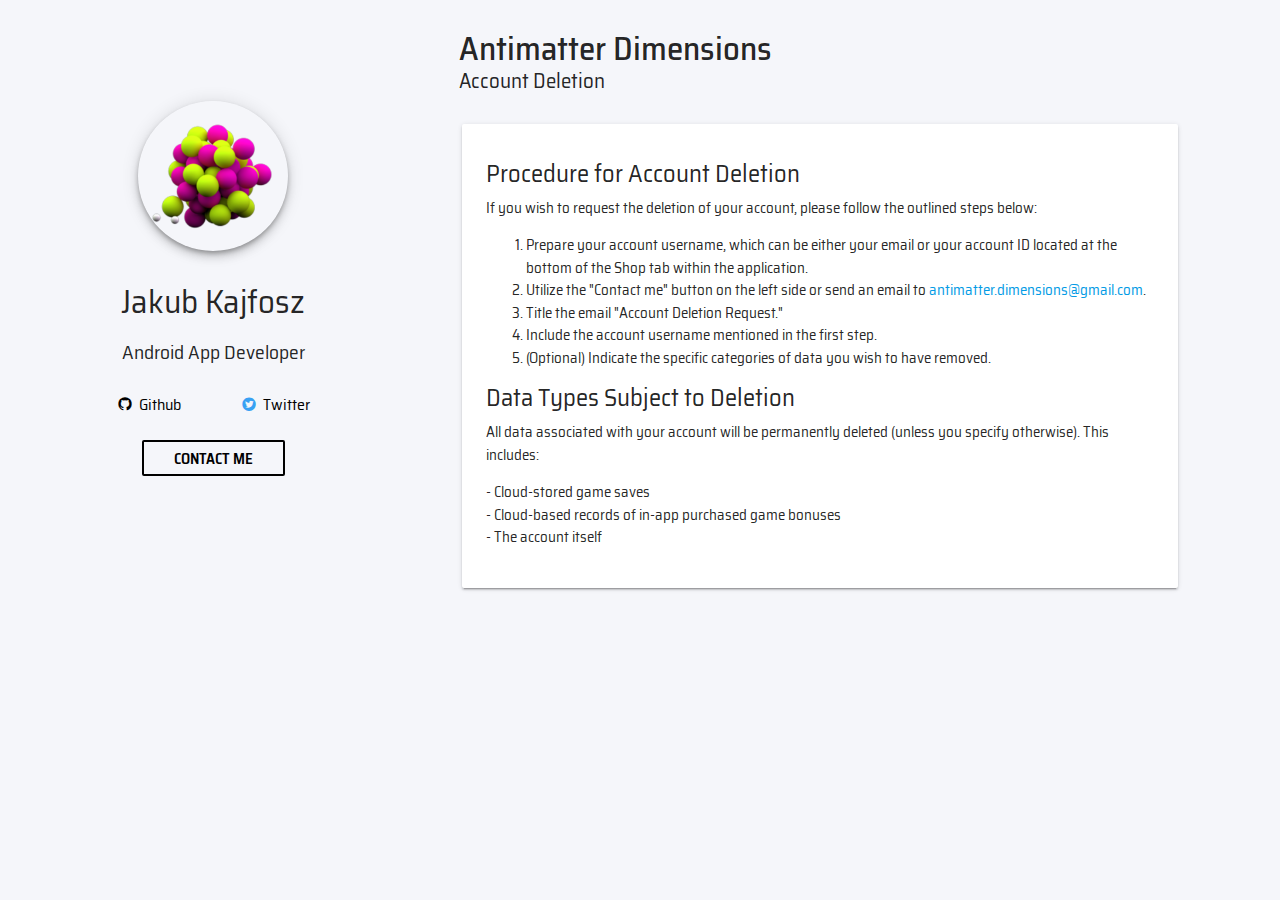
<file: account_deletion.html>
<!DOCTYPE html>
<html>

<head>
    <meta http-equiv="Content-Type" content="text/html; charset=UTF-8">
    <title>Jakub Kajfosz</title>
    <meta name="keywords" content="Portfolio, Antimatter Dimensions, Android, App, Game, Privacy Policy">
    <meta name="description" content="My Portfolio">
    <meta name="author" content="Jakub Kajfosz">
    <link href="https://fonts.googleapis.com/icon?family=Material+Icons" rel="stylesheet">
    <link type="text/css" rel="stylesheet" href="css/materialize.min.css" media="screen,projection" />
    <link type="text/css" rel="stylesheet" href="css/index.css" media="screen,projection" />
    <link href="css/materialdesignicons.min.css" media="all" rel="stylesheet" type="text/css" />
    <link rel="apple-touch-icon" sizes="180x180" href="/apple-touch-icon.png">
    <link rel="icon" type="image/png" sizes="32x32" href="/favicon-32x32.png">
    <link rel="icon" type="image/png" sizes="16x16" href="/favicon-16x16.png">
    <link rel="manifest" href="/site.webmanifest">
    <link rel="mask-icon" href="/safari-pinned-tab.svg" color="#5bbad5">
    <meta name="msapplication-TileColor" content="#da532c">
    <meta name="theme-color" content="#f5f6fa">
    <link href="https://fonts.googleapis.com/css?family=Saira+Semi+Condensed:500,600,700" rel="stylesheet">
    <!-- If you want Google Analytics, do some Google searching, and pop it here. -->
    <!--Let browser know website is optimized for mobile-->
    <meta name="viewport" content="width=device-width, initial-scale=1.0" />
</head>

<body style="background-color: #f5f6fa">
    <div>
        <div class="row">
            <div id="profileColumn" class="col s12 l4 center">
                <img id="profileImage" src="./images/my_antimatter.png" class="z-depth-3 circle responsive-img" />
                
                <h2 id="heroName" class="center-align">Jakub Kajfosz</h2>
                <h4 id="description" class="center-align">Android App Developer</h4>

                <div id="socialLinkSection">
                    <section class="tab">
                        <div id="socialLinkContent">
                            <!-- Your social links are dynamically generated from links.json! -->
                        </div>
                    </section>
                </div>
                
                <!-- Replace the email address below with your own -->
                <a id="contactButton" class="waves-effect waves-grey btn-flat" href="mailto:antimatter.dimensions@gmail.com" target="_blank"><p>Contact Me</p></a>
                
            </div>
            
            <div id="portfolioColumn" class="col s12 m12 l8">
                
                <div id="portfolioTitle">
                    <p id="portfolioText">Antimatter Dimensions</p>
                    <!-- Type of work goes here -->
                    <p id="firstCategoryText">Account Deletion</p>
                </div>
                
                <div class="row" id="ad_privacy_policy">
                    <div class="col s12 m6 l11">
                        <div class="card hoverable">
                            <div class="card-content">
                                <span class="card-title activator grey-text text-darken-4"></span>
                                <h5>Procedure for Account Deletion</h5>
                                <p>If you wish to request the deletion of your account, please follow the outlined steps below:</p>
                                <div>
                                    <ol>
                                        <li>
                                            Prepare your account username, which can be either your email or your account ID located at the bottom of the Shop tab within the application.
                                        </li>
                                        <li>
                                            Utilize the "Contact me" button on the left side or send an email to <a href="mailto:antimatter.dimensions@gmail.com" target="_blank">antimatter.dimensions@gmail.com</a>.
                                        </li>
                                        <li>
                                            Title the email "Account Deletion Request."
                                        </li>
                                        <li>
                                            Include the account username mentioned in the first step.
                                        </li>
                                        <li>
                                            (Optional) Indicate the specific categories of data you wish to have removed.
                                        </li>
                                    </ol>
                                </div>
                                <h5>Data Types Subject to Deletion</h5>
                                <p>All data associated with your account will be permanently deleted (unless you specify otherwise). This includes:</p>
                                <ul>
                                    <li>- Cloud-stored game saves</li>
                                    <li>- Cloud-based records of in-app purchased game bonuses</li>
                                    <li>- The account itself</li>
                                </ul>
                            </div>
                        </div>
                    </div>
                </div>
            </div>
        </div>
    </div>
    
    <script type="text/javascript" src="https://code.jquery.com/jquery-3.2.1.min.js"></script>
    <script type="text/javascript" src="js/materialize.min.js"></script>
    <script type="text/javascript" src="js/index.js"></script>
</body>

</html>
</file>
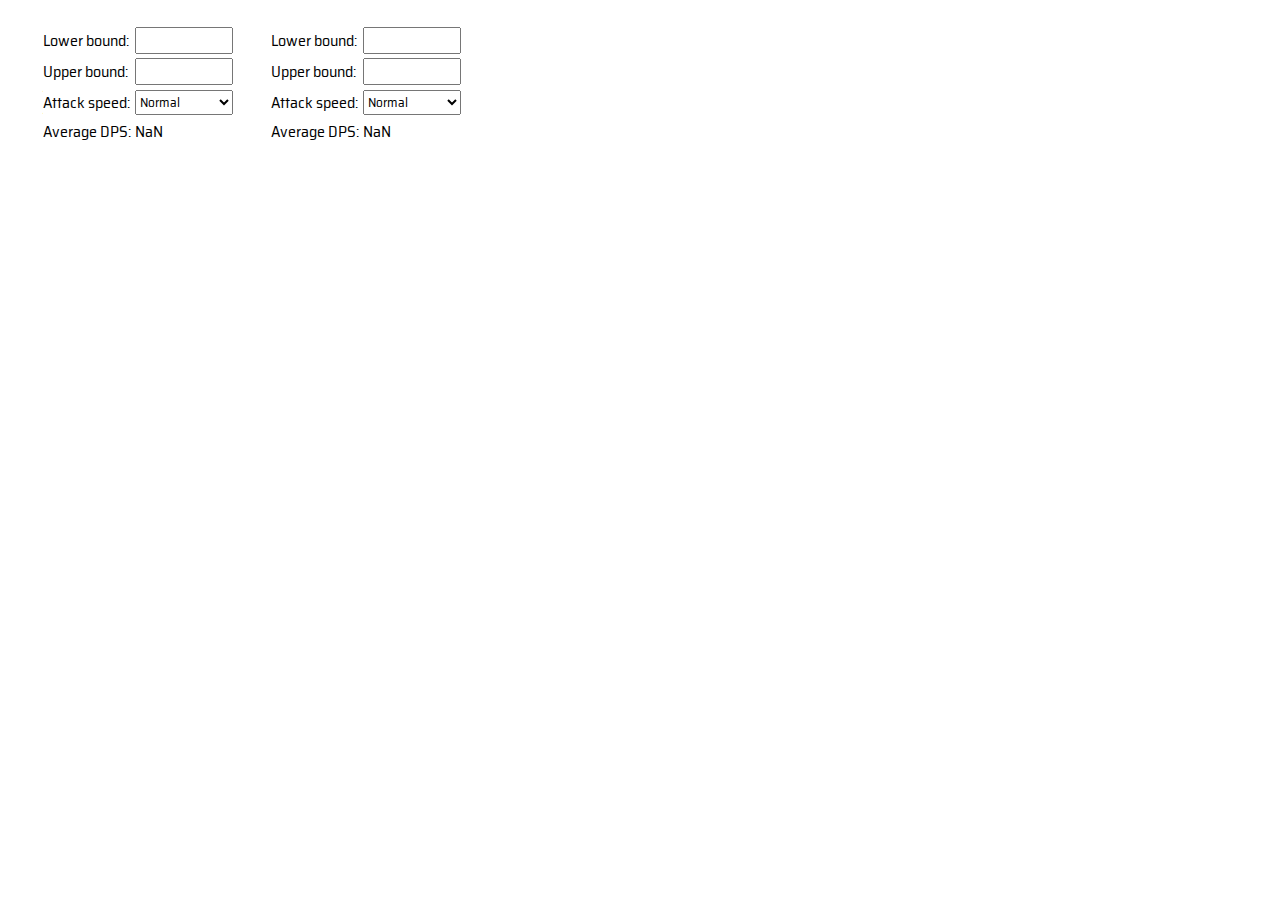
<file: dps_calculator.html>
<!DOCTYPE html>
<html>

<head>
    <meta http-equiv="Content-Type" content="text/html; charset=UTF-8">
    <title>Wynncraft DPS calculator</title>
    <meta name="keywords" content="Portfolio, Antimatter Dimensions, Android, App, Game, Privacy Policy">
    <meta name="description" content="My Portfolio">
    <meta name="author" content="Jakub Kajfosz">
    <link href="https://fonts.googleapis.com/icon?family=Material+Icons" rel="stylesheet">
    <link type="text/css" rel="stylesheet" href="css/index.css" media="screen,projection" />
    <link href="css/materialdesignicons.min.css" media="all" rel="stylesheet" type="text/css" />
    <link rel="apple-touch-icon" sizes="180x180" href="/apple-touch-icon.png">
    <link rel="icon" type="image/png" sizes="32x32" href="/favicon-32x32.png">
    <link rel="icon" type="image/png" sizes="16x16" href="/favicon-16x16.png">
    <link rel="manifest" href="/site.webmanifest">
    <link rel="mask-icon" href="/safari-pinned-tab.svg" color="#5bbad5">
    <meta name="msapplication-TileColor" content="#da532c">
    <meta name="theme-color" content="#f5f6fa">
    <link href="https://fonts.googleapis.com/css?family=Saira+Semi+Condensed:500,600,700" rel="stylesheet">
    <!-- If you want Google Analytics, do some Google searching, and pop it here. -->
    <!--Let browser know website is optimized for mobile-->
    <meta name="viewport" content="width=device-width, initial-scale=1.0" />
</head>

<body>
    <div style="padding-left: 2em; width:80%; padding-top: 1em">
        <table id="example" class="display">
            <tr>
                <td><label for="lowerBound">Lower bound:</label></td>
                <td><input type="text" id="lowerBound" oninput="onInput();" style="width:90px"><br></td>
                <td style="width:30px"></td>
                <td><label for="lowerBound2">Lower bound:</label></td>
                <td><input type="text" id="lowerBound2" oninput="onInput2();" style="width:90px"><br></td>
            </tr>
            <tr>
                <td><label for="upperBound">Upper bound:</label></td>
                <td><input type="text" id="upperBound" oninput="onInput();" style="width:90px"><br></td>
                <td style="width:30px"></td>
                <td><label for="upperBound2">Upper bound:</label></td>
                <td><input type="text" id="upperBound2" oninput="onInput2();" style="width:90px"><br></td>
            </tr>
            <tr>
                <td><label for="attackSpeed">Attack speed:</label></td>
                <td>
                    <select id="attackSpeed" style="width:98px" oninput="onInput();">
                        <option value="0.51">Super Slow</option>
                        <option value="0.83">Very Slow</option>
                        <option value="1.5">Slow</option>
                        <option value="2.05" selected="true">Normal</option>
                        <option value="2.5">Fast</option>
                        <option value="3.1">Very Fast</option>
                        <option value="4.3">Super Fast</option>
                    </select>
                </td>
                <td style="width:30px"></td>
                <td><label for="attackSpeed2">Attack speed:</label></td>
                <td>
                    <select id="attackSpeed2" style="width:98px" oninput="onInput2();">
                        <option value="0.51">Super Slow</option>
                        <option value="0.83">Very Slow</option>
                        <option value="1.5">Slow</option>
                        <option value="2.05" selected="true">Normal</option>
                        <option value="2.5">Fast</option>
                        <option value="3.1">Very Fast</option>
                        <option value="4.3">Super Fast</option>
                    </select>
                </td>
            </tr>
            <tr>
                <td><label for="dps">Average DPS:</label></td>
                <td><div id="dps">NaN</div></td>
                <td style="width:30px"></td>
                <td><label for="dps2">Average DPS:</label></td>
                <td><div id="dps2">NaN</div></td>
            </tr>
        </table>
        
    </div>
    
    <script type="text/javascript" src="https://code.jquery.com/jquery-3.2.1.min.js"></script>
    <script type="text/javascript" src="js/materialize.min.js"></script>
    <script type="text/javascript" src="js/dps_calculator.js"></script>
</body>

</html>
</file>
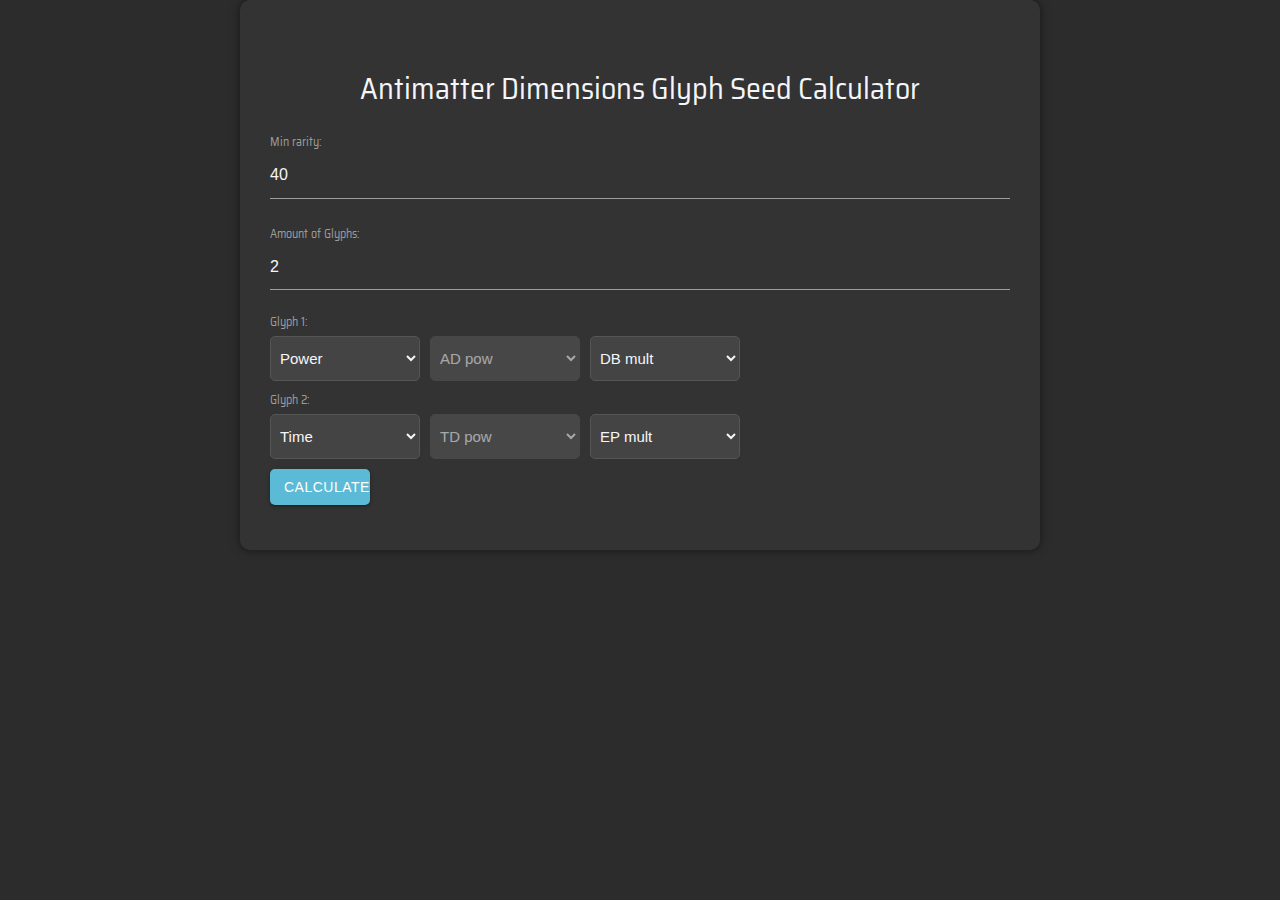
<file: glyph_seed_calculator.html>
<!DOCTYPE html>
<html lang="en">

<head>
    <meta charset="UTF-8">
    <title>Antimatter Dimensions Glyph Seed Calculator</title>
    <meta name="keywords" content="Portfolio, Antimatter Dimensions, Android, App, Game, Privacy Policy">
    <meta name="description" content="My Portfolio">
    <meta name="author" content="Jakub Kajfosz">
    <meta name="viewport" content="width=device-width, initial-scale=1.0">
    <link href="https://fonts.googleapis.com/icon?family=Material+Icons" rel="stylesheet">
    <link rel="stylesheet" href="css/index.css" media="screen,projection">
    <link rel="stylesheet" href="css/materialdesignicons.min.css">
    <link rel="apple-touch-icon" sizes="180x180" href="/apple-touch-icon.png">
    <link rel="icon" type="image/png" sizes="32x32" href="/favicon-32x32.png">
    <link rel="icon" type="image/png" sizes="16x16" href="/favicon-16x16.png">
    <link rel="manifest" href="/site.webmanifest">
    <link rel="mask-icon" href="/safari-pinned-tab.svg" color="#5bbad5">
    <meta name="msapplication-TileColor" content="#da532c">
    <meta name="theme-color" content="#f5f6fa">
    <link href="https://fonts.googleapis.com/css?family=Saira+Semi+Condensed:500,600,700" rel="stylesheet">
    <link rel="stylesheet" href="https://cdnjs.cloudflare.com/ajax/libs/materialize/1.0.0/css/materialize.min.css">
    <link rel="stylesheet" href="https://cdnjs.cloudflare.com/ajax/libs/font-awesome/5.15.4/css/all.min.css">
    <style>
        body {
            font-family: 'Saira Semi Condensed', sans-serif;
            background-color: #2c2c2c;
            color: #f5f6fa;
            margin: 0;
            padding: 0;
        }

        .container {
            padding: 2em;
            max-width: 800px;
            margin: auto;
            background-color: #333;
            box-shadow: 0 0 10px rgba(0, 0, 0, 0.5);
            border-radius: 10px;
        }

        .form-group {
            margin-bottom: 1em;
        }

        .form-control {
            width: 150px;
            display: inline-block;
            margin-right: 10px;
            padding: 5px;
            border-radius: 5px;
            border: 1px solid #555;
            background-color: #444;
            color: #f5f6fa;
        }

        .form-control:disabled {
            background-color: #555;
            color: #f5f6fa; /* Ensure text is readable */
            cursor: not-allowed;
            opacity: 0.6; /* Optional: make it look more disabled */
        }

        .btn {
            display: inline-block;
            padding: 0.5em 1em;
            background-color: #5bbad5;
            color: white;
            border: none;
            cursor: pointer;
            border-radius: 5px;
            text-align: center;
            width: 100px; /* Ensure the button has a fixed width */
            line-height: 1.5em; /* Adjust line-height to center text vertically */
            transition: background-color 0.3s ease;
        }

        .btn:hover {
            background-color: #4aa3bf;
        }

        .results {
            margin-top: 1em;
        }

        .glyph-row {
            margin-bottom: 10px;
        }

        .glyph-label {
            display: block;
            margin-bottom: 5px;
        }

        select {
            display: inline-block;
            margin-right: 10px;
            padding: 5px;
            border-radius: 5px;
            border: 1px solid #555;
            background-color: #444;
            color: #f5f6fa;
            transition: border-color 0.3s ease;
            width: 150px; /* Ensure dropdowns have enough width */
        }

        select:focus {
            border-color: #5bbad5;
        }

        h1 {
            font-size: 2em;
        }
    </style>
</head>

<body>
    <div class="container">
        <h1 class="center-align">Antimatter Dimensions Glyph Seed Calculator</h1>
        <form id="glyph-calculator">
            <div class="form-group">
                <label for="min_rarity">Min rarity:</label>
                <input type="number" id="min_rarity" value="40" min="0" max="100" class="form-control" oninput="validateInput(this)">
            </div>
            <div class="form-group">
                <label for="glyph_amount">Amount of Glyphs:</label>
                <input type="number" id="glyph_amount" value="2" min="1" max="4" class="form-control" onchange="updateGlyphRows()" oninput="validateInput(this)">
            </div>
            <div id="glyphs_container"></div>
            <button type="button" id="calculate_button" class="btn waves-effect waves-light" onclick="calculate();">CALCULATE</button>
        </form>
        <div id="glyphs" class="results"></div>
    </div>

    <script type="text/javascript" src="js/glyph_seed_calculator.js"></script>
    <script src="https://code.jquery.com/jquery-3.2.1.min.js"></script>
    <script src="https://cdnjs.cloudflare.com/ajax/libs/materialize/1.0.0/js/materialize.min.js"></script>

    <script>
        const glyphTypes = {
            "Power": {
                second: [{ text: "AD pow", value: 16 }],
                third: [
                    { text: "AD mult", value: 17 },
                    { text: "DB mult", value: 18 },
                    { text: "Buy 10 mult", value: 19 }
                ]
            },
            "Infinity": {
                second: [{ text: "ID pow", value: 12 }],
                third: [
                    { text: "IPow conversion", value: 13 },
                    { text: "IP mult", value: 14 },
                    { text: "Infinities mult", value: 15 }
                ]
            },
            "Replication": {
                second: [
                    { text: "Rep speed", value: 8 },
                    { text: "Rep mult pow", value: 9 },
                    { text: "Rep DT", value: 10 },
                    { text: "Rep GL", value: 11 }
                ],
                third: [
                    { text: "Rep speed", value: 8 },
                    { text: "Rep mult pow", value: 9 },
                    { text: "Rep DT", value: 10 },
                    { text: "Rep GL", value: 11 }
                ]
            },
            "Time": {
                second: [{ text: "TD pow", value: 0 }],
                third: [
                    { text: "Game speed", value: 1 },
                    { text: "Eternities mult", value: 2 },
                    { text: "EP mult", value: 3 }
                ]
            },
            "Dilation": {
                second: [
                    { text: "DT mult", value: 4 },
                    { text: "TG mult", value: 5 },
                    { text: "TT gen", value: 6 },
                    { text: "Dilation AD pow", value: 7 }
                ],
                third: [
                    { text: "DT mult", value: 4 },
                    { text: "TG mult", value: 5 },
                    { text: "TT gen", value: 6 },
                    { text: "Dilation AD pow", value: 7 }
                ]
            }
        };

        document.addEventListener('DOMContentLoaded', function() {
            updateGlyphRows();
        });

        function validateInput(input) {
            const min = parseInt(input.min);
            const max = parseInt(input.max);
            const value = parseInt(input.value);

            if (value < min) {
                input.value = min;
            } else if (value > max) {
                input.value = max;
            }
        }

        function updateGlyphRows() {
            const glyphAmount = document.getElementById('glyph_amount').value;
            const container = document.getElementById('glyphs_container');
            container.innerHTML = '';

            for (let i = 1; i <= glyphAmount; i++) {
                const row = document.createElement('div');
                row.classList.add('form-group', 'glyph-row');

                const label = document.createElement('label');
                label.classList.add('glyph-label');
                label.textContent = `Glyph ${i}:`;

                let defaultType = "Power";
                if (i === 2) defaultType = "Time";
                if (i === 3) defaultType = "Replication";

                const typeSelect = createDropdown(`glyph${i}_type`, Object.keys(glyphTypes), defaultType);
                typeSelect.addEventListener('change', () => {
                    updateGlyphOptions(i);
                    updateThirdDropdown(i);
                });

                const secondSelect = createDropdown(`glyph${i}_second`, glyphTypes[defaultType].second, glyphTypes[defaultType].second[0].value);
                secondSelect.disabled = glyphTypes[defaultType].second.length === 1;

                const thirdDefaultValue = getThirdDefaultValue(defaultType);
                const thirdSelect = createDropdown(`glyph${i}_third`, glyphTypes[defaultType].third, thirdDefaultValue);

                if (defaultType === "Replication" || defaultType === "Dilation") {
                    secondSelect.addEventListener('change', () => updateThirdDropdown(i));
                }

                row.appendChild(label);
                row.appendChild(typeSelect);
                row.appendChild(secondSelect);
                row.appendChild(thirdSelect);

                container.appendChild(row);

                // Ensure options are updated on initialization
                updateGlyphOptions(i);
                updateThirdDropdown(i);
            }
        }

        function getThirdDefaultValue(type) {
            if (type === "Power") return 18; // DB mult
            if (type === "Replication") return 10; // Rep DT
            if (type === "Time") return 3; // EP mult
            return glyphTypes[type].third[0].value;
        }

        function createDropdown(id, options, defaultValue) {
            const select = document.createElement('select');
            select.id = id;
            select.classList.add('form-control');

            options.forEach(option => {
                const optionElement = document.createElement('option');
                optionElement.textContent = option.text || option;
                optionElement.value = option.value || option;
                if (option.value == defaultValue || option == defaultValue) {
                    optionElement.selected = true;
                }
                select.appendChild(optionElement);
            });

            return select;
        }

        function updateDropdownOptions(select, options, defaultValue) {
            select.innerHTML = '';
            options.forEach(option => {
                const optionElement = document.createElement('option');
                optionElement.textContent = option.text;
                optionElement.value = option.value;
                if (option.value == defaultValue) {
                    optionElement.selected = true;
                }
                select.appendChild(optionElement);
            });
        }

        function updateGlyphOptions(glyphIndex) {
            const typeSelect = document.getElementById(`glyph${glyphIndex}_type`);
            const secondSelect = document.getElementById(`glyph${glyphIndex}_second`);
            const thirdSelect = document.getElementById(`glyph${glyphIndex}_third`);

            const selectedType = typeSelect.value;
            updateDropdownOptions(secondSelect, glyphTypes[selectedType].second, glyphTypes[selectedType].second[0].value);
            secondSelect.disabled = glyphTypes[selectedType].second.length === 1;
            updateDropdownOptions(thirdSelect, glyphTypes[selectedType].third, getThirdDefaultValue(selectedType));
        }

        function updateThirdDropdown(glyphIndex) {
            const typeSelect = document.getElementById(`glyph${glyphIndex}_type`);
            const secondSelect = document.getElementById(`glyph${glyphIndex}_second`);
            const thirdSelect = document.getElementById(`glyph${glyphIndex}_third`);

            const selectedType = typeSelect.value;
            const secondValue = secondSelect.value;
            const options = glyphTypes[selectedType].third.filter(option => option.value != secondValue);

            updateDropdownOptions(thirdSelect, options, getThirdDefaultValue(selectedType));
        }
    </script>
</body>

</html>
</file>
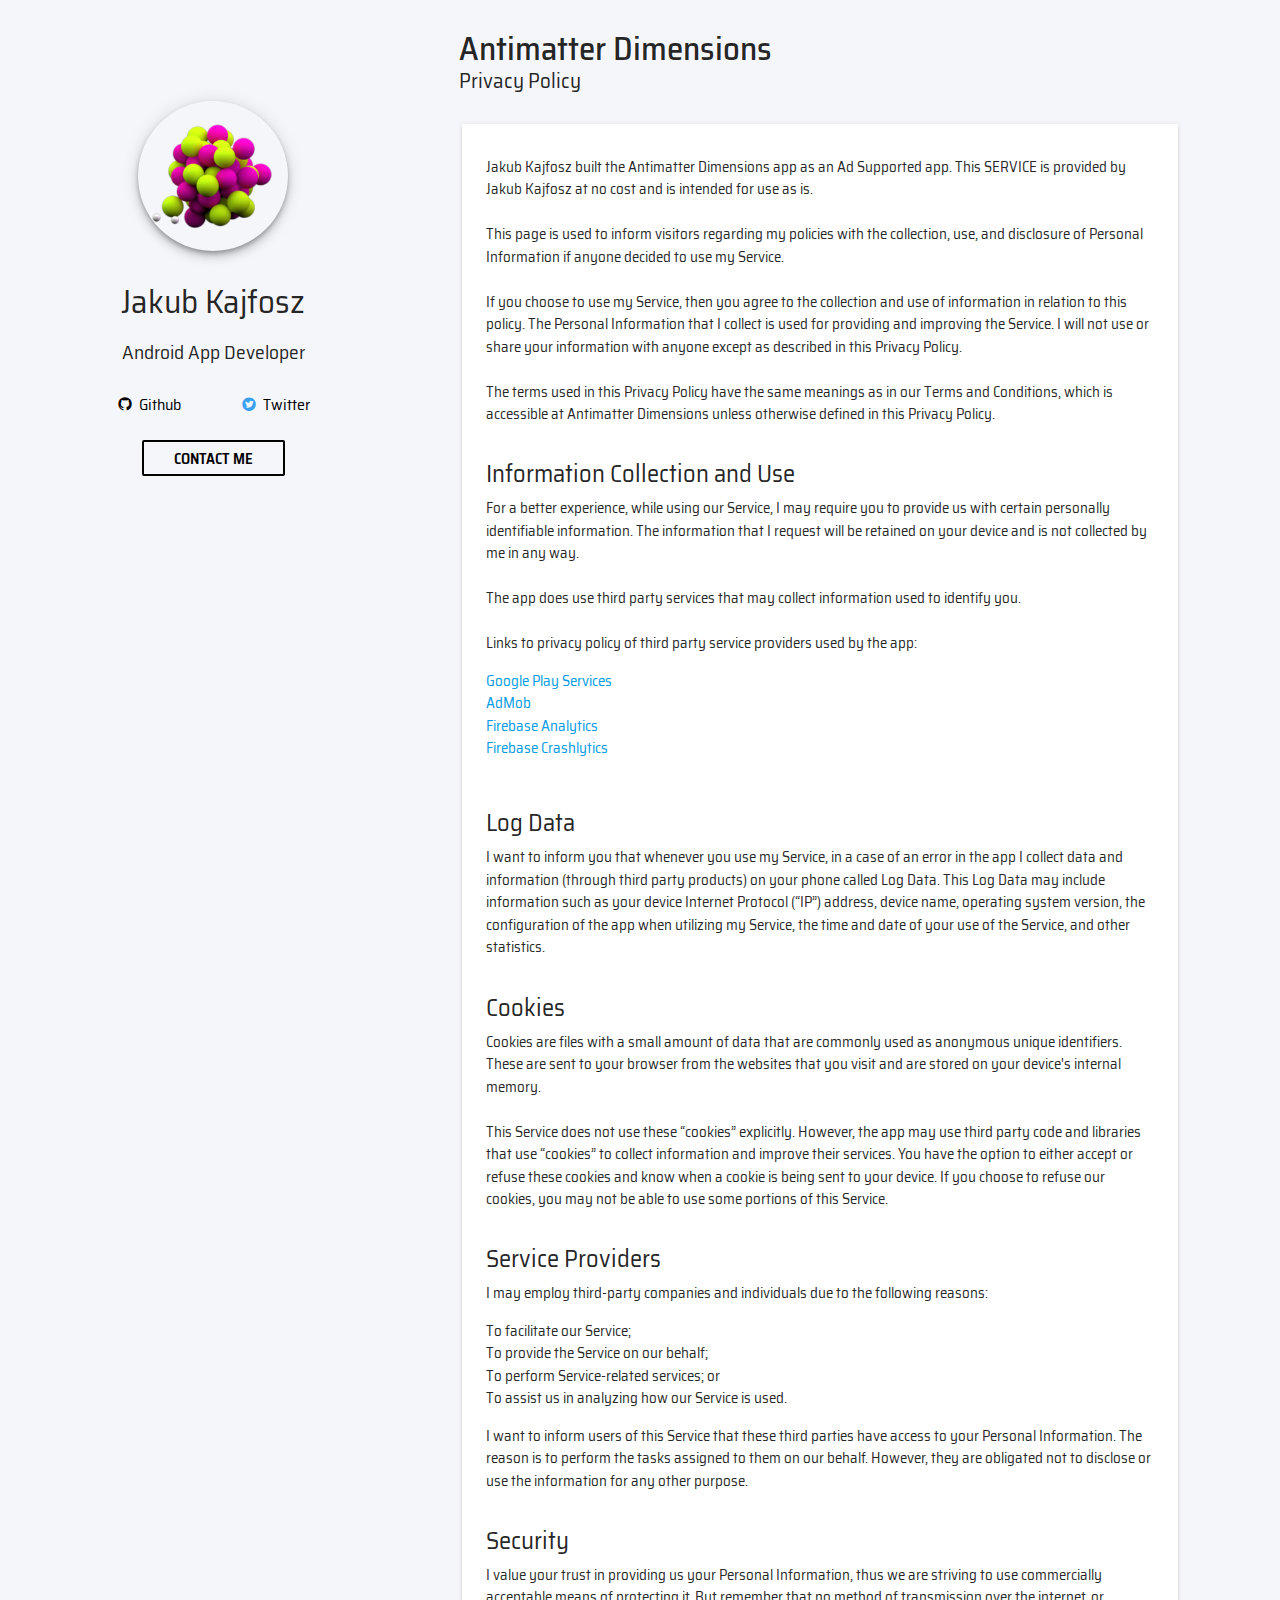
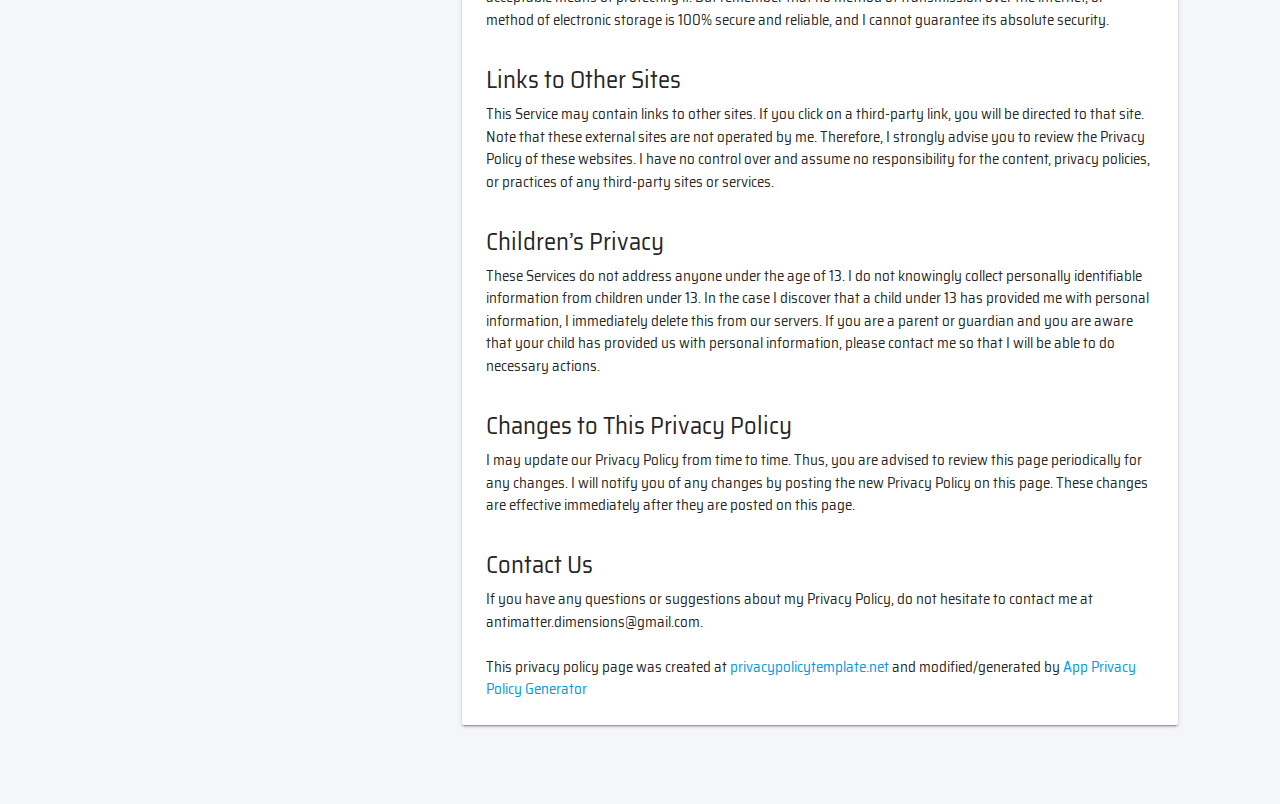
<file: privacy_policy.html>
<!DOCTYPE html>
<html>

<head>
    <meta http-equiv="Content-Type" content="text/html; charset=UTF-8">
    <title>Jakub Kajfosz</title>
    <meta name="keywords" content="Portfolio, Antimatter Dimensions, Android, App, Game, Privacy Policy">
    <meta name="description" content="My Portfolio">
    <meta name="author" content="Jakub Kajfosz">
    <link href="https://fonts.googleapis.com/icon?family=Material+Icons" rel="stylesheet">
    <link type="text/css" rel="stylesheet" href="css/materialize.min.css" media="screen,projection" />
    <link type="text/css" rel="stylesheet" href="css/index.css" media="screen,projection" />
    <link href="css/materialdesignicons.min.css" media="all" rel="stylesheet" type="text/css" />
    <link rel="apple-touch-icon" sizes="180x180" href="/apple-touch-icon.png">
    <link rel="icon" type="image/png" sizes="32x32" href="/favicon-32x32.png">
    <link rel="icon" type="image/png" sizes="16x16" href="/favicon-16x16.png">
    <link rel="manifest" href="/site.webmanifest">
    <link rel="mask-icon" href="/safari-pinned-tab.svg" color="#5bbad5">
    <meta name="msapplication-TileColor" content="#da532c">
    <meta name="theme-color" content="#f5f6fa">
    <link href="https://fonts.googleapis.com/css?family=Saira+Semi+Condensed:500,600,700" rel="stylesheet">
    <!-- If you want Google Analytics, do some Google searching, and pop it here. -->
    <!--Let browser know website is optimized for mobile-->
    <meta name="viewport" content="width=device-width, initial-scale=1.0" />
</head>

<body style="background-color: #f5f6fa">
    <div>
        <div class="row">
            <div id="profileColumn" class="col s12 l4 center">
                <img id="profileImage" src="./images/my_antimatter.png" class="z-depth-3 circle responsive-img" />
                
                <h2 id="heroName" class="center-align">Jakub Kajfosz</h2>
                <h4 id="description" class="center-align">Android App Developer</h4>

                <div id="socialLinkSection">
                    <section class="tab">
                        <div id="socialLinkContent">
                            <!-- Your social links are dynamically generated from links.json! -->
                        </div>
                    </section>
                </div>
                
                <!-- Replace the email address below with your own -->
                <a id="contactButton" class="waves-effect waves-grey btn-flat" href="mailto:antimatter.dimensions@gmail.com" target="_blank"><p>Contact Me</p></a>
                
            </div>
            
            <div id="portfolioColumn" class="col s12 m12 l8">
                
                <div id="portfolioTitle">
                    <p id="portfolioText">Antimatter Dimensions</p>
                    <!-- Type of work goes here -->
                    <p id="firstCategoryText">Privacy Policy</p>
                </div>
                
                <div class="row" id="ad_privacy_policy">
                    <div class="col s12 m6 l11">
                        <div class="card hoverable">
                            <div class="card-content">
                                <span class="card-title activator grey-text text-darken-4"></span>
                                <p>Jakub Kajfosz built the Antimatter Dimensions app as an Ad Supported app. This SERVICE is provided by Jakub Kajfosz at no cost and is intended for use as is.</p>
                                <br>
                                <p>This page is used to inform visitors regarding my policies with the collection, use, and disclosure of Personal Information if anyone decided to use my Service.</p>
                                <br>
                                <p>If you choose to use my Service, then you agree to the collection and use of information in relation to this policy. The Personal Information that I collect is used for providing and improving the Service. I will not use or share your information with anyone except as described in this Privacy Policy.</p>
                                <br>
                                <p>The terms used in this Privacy Policy have the same meanings as in our Terms and Conditions, which is accessible at Antimatter Dimensions unless otherwise defined in this Privacy Policy.</p>
                                <br>
                                <h5>Information Collection and Use</h5>
                                <p>For a better experience, while using our Service, I may require you to provide us with certain personally identifiable information. The information that I request will be retained on your device and is not collected by me in any way.</p>
                                <br>
                                <p>The app does use third party services that may collect information used to identify you.</p>
                                <br>
                                <div>
                                    <p>Links to privacy policy of third party service providers used by the app:</p>
                                    <ul>
                                        <li>
                                            <a href="https://policies.google.com/privacy" target="_blank">Google Play Services</a>
                                        </li>
                                        <li>
                                            <a href="https://support.google.com/admob/answer/6128543?hl=en" target="_blank">AdMob</a>
                                        </li>
                                        <li>
                                            <a href="https://firebase.google.com/policies/analytics" target="_blank">Firebase Analytics</a>
                                        </li>
                                        <li>
                                            <a href="https://firebase.google.com/terms/crashlytics" target="_blank">Firebase Crashlytics</a>
                                        </li>
                                    </ul>
                                </div>
                                <br>
                                <h5>Log Data</h5>
                                <p>I want to inform you that whenever you use my Service, in a case of an error in the app I collect data and information (through third party products) on your phone called Log Data. This Log Data may include information such as your device Internet Protocol (“IP”) address, device name, operating system version, the configuration of the app when utilizing my Service, the time and date of your use of the Service, and other statistics.</p>
                                <br>
                                <h5>Cookies</h5>
                                <p>
                                Cookies are files with a small amount of data that are
                                commonly used as anonymous unique identifiers. These are
                                sent to your browser from the websites that you visit and
                                are stored on your device's internal memory.
                                </p>
                                <br>
                                <p>
                                This Service does not use these “cookies” explicitly.
                                However, the app may use third party code and libraries that
                                use “cookies” to collect information and improve their
                                services. You have the option to either accept or refuse
                                these cookies and know when a cookie is being sent to your
                                device. If you choose to refuse our cookies, you may not be
                                able to use some portions of this Service.
                                </p>
                                <br>
                                <h5>Service Providers</h5>
                                <p>
                                I may employ third-party companies
                                and individuals due to the following reasons:
                                </p> 
                                <ul>
                                    <li>To facilitate our Service;</li>
                                    <li>To provide the Service on our behalf;</li>
                                    <li>To perform Service-related services; or</li>
                                    <li>To assist us in analyzing how our Service is used.</li>
                                </ul> 
                                <p>
                                I want to inform users of this
                                Service that these third parties have access to your
                                Personal Information. The reason is to perform the tasks
                                assigned to them on our behalf. However, they are obligated
                                not to disclose or use the information for any other
                                purpose.
                                </p>
                                <br>
                                <h5>Security</h5>
                                <p>
                                I value your trust in providing us
                                your Personal Information, thus we are striving to use
                                commercially acceptable means of protecting it. But remember
                                that no method of transmission over the internet, or method
                                of electronic storage is 100% secure and reliable, and
                                I cannot guarantee its absolute security.
                                </p>
                                <br>
                                <h5>Links to Other Sites</h5>
                                <p>
                                This Service may contain links to other sites. If you click
                                on a third-party link, you will be directed to that site.
                                Note that these external sites are not operated by
                                me. Therefore, I strongly advise you to
                                review the Privacy Policy of these websites.
                                I have no control over and assume no
                                responsibility for the content, privacy policies, or
                                practices of any third-party sites or services.
                                </p>
                                <br>
                                <h5>Children’s Privacy</h5>
                                <p>
                                These Services do not address anyone under the age of 13.
                                I do not knowingly collect personally
                                identifiable information from children under 13. In the case
                                I discover that a child under 13 has provided
                                me with personal information,
                                I immediately delete this from our servers. If you
                                are a parent or guardian and you are aware that your child
                                has provided us with personal information, please contact
                                me so that I will be able to do
                                necessary actions.
                                </p>
                                <br>
                                <h5>Changes to This Privacy Policy</h5>
                                <p>
                                I may update our Privacy Policy from
                                time to time. Thus, you are advised to review this page
                                periodically for any changes. I will
                                notify you of any changes by posting the new Privacy Policy
                                on this page. These changes are effective immediately after
                                they are posted on this page.
                                </p>
                                <br>
                                <h5>Contact Us</h5>
                                <p>
                                If you have any questions or suggestions about
                                my Privacy Policy, do not hesitate to contact
                                me at antimatter.dimensions@gmail.com.
                                </p>
                                <br>
                                <p>
                                This privacy policy page was created at
                                <a href="https://privacypolicytemplate.net" target="_blank">privacypolicytemplate.net</a>
                                and modified/generated by
                                <a href="https://app-privacy-policy-generator.firebaseapp.com/" target="_blank">App Privacy Policy Generator</a>
                                </p>
                            </div>
                        </div>
                    </div>
                </div>
            </div>
        </div>
    </div>
    
    <script type="text/javascript" src="https://code.jquery.com/jquery-3.2.1.min.js"></script>
    <script type="text/javascript" src="js/materialize.min.js"></script>
    <script type="text/javascript" src="js/index.js"></script>
</body>

</html>
</file>
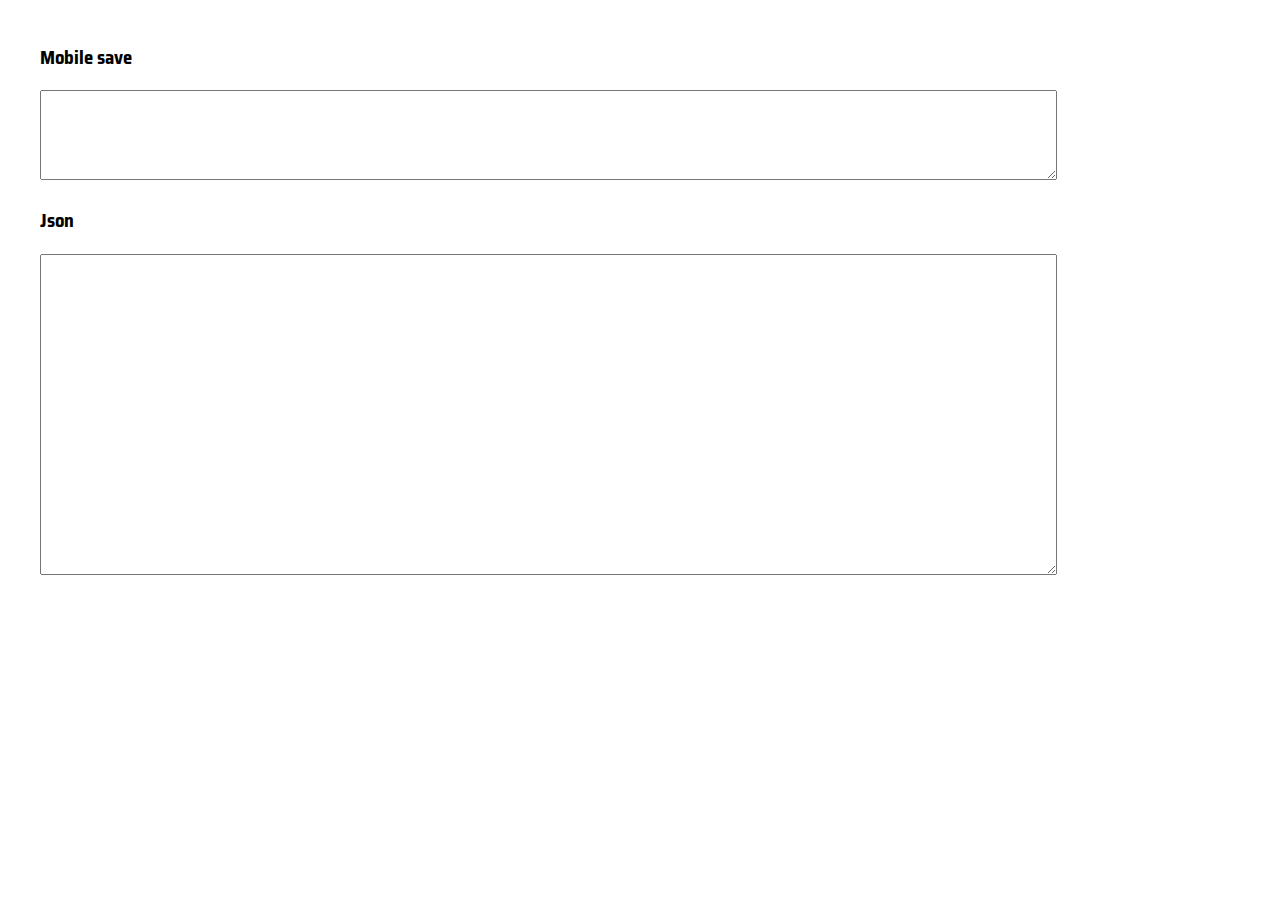
<file: save_convertor.html>
<!DOCTYPE html>
<html>

<head>
    <meta http-equiv="Content-Type" content="text/html; charset=UTF-8">
    <title>Save convertor</title>
    <meta name="keywords" content="Portfolio, Antimatter Dimensions, Android, App, Game, Privacy Policy">
    <meta name="description" content="My Portfolio">
    <meta name="author" content="Jakub Kajfosz">
    <link href="https://fonts.googleapis.com/icon?family=Material+Icons" rel="stylesheet">
    <link type="text/css" rel="stylesheet" href="css/index.css" media="screen,projection" />
    <link href="css/materialdesignicons.min.css" media="all" rel="stylesheet" type="text/css" />
    <link rel="apple-touch-icon" sizes="180x180" href="/apple-touch-icon.png">
    <link rel="icon" type="image/png" sizes="32x32" href="/favicon-32x32.png">
    <link rel="icon" type="image/png" sizes="16x16" href="/favicon-16x16.png">
    <link rel="manifest" href="/site.webmanifest">
    <link rel="mask-icon" href="/safari-pinned-tab.svg" color="#5bbad5">
    <meta name="msapplication-TileColor" content="#da532c">
    <meta name="theme-color" content="#f5f6fa">
    <link href="https://fonts.googleapis.com/css?family=Saira+Semi+Condensed:500,600,700" rel="stylesheet">
    <!-- If you want Google Analytics, do some Google searching, and pop it here. -->
    <!--Let browser know website is optimized for mobile-->
    <meta name="viewport" content="width=device-width, initial-scale=1.0" />
</head>

<body>
    <div style="padding-left: 2em; width:80%; padding-top: 1em">
        <label for="mobile_save"><h3>Mobile save</h3></label>
        <textarea rows="4" style="width:100%;" id="mobile_save" oninput="onMobileSaveInput();"></textarea>
        <label class="control-label" for="json"><h3>Json</h3></label>
        <textarea rows="15" style="width:100%;" id="json" oninput="onJsonInput();"></textarea>
    </div>
    
    <script type="text/javascript" src="https://code.jquery.com/jquery-3.2.1.min.js"></script>
    <script type="text/javascript" src="js/materialize.min.js"></script>
    <script type="text/javascript" src="js/save_convertor.js"></script>
    <script type="text/javascript" src="js/pako.min.js"></script>
    <script type="text/javascript" src="js/base64-binary.js"></script>
</body>

</html>
</file>
<file: css/index.css>
* {
    font-family: 'Saira Semi Condensed', sans-serif;
}

/* Social Links */

#socialLinkSection {
    margin-top: 3px;
    margin-bottom: 8px;
    display: block;
    padding-right: 10px;
    padding-left: 10px;
}

#socialLinkContent {
    padding-top: 10px;
    text-align: center;
}

.links {
    margin: 0 20px 0 20px;
    display: inline-block;
    font-size: 16px;
    color: #212121;
    border-radius: 3px;
    padding: 5px 10px 5px 10px;
}

.links:hover {
    background-color: lightgrey;
}


/* Profile Image */

#profileImage {
    width: 150px;
    height: 150px;
    margin: auto;
    margin-top: calc(25%);
}

/* The various Texts */

#heroName {
    font-size: 2.2rem;
}

#description {
    font-size: 1.3rem;
}

#portfolioTitle {
    margin-left: 8px;
}

#portfolioText {
    margin-top: 0px;
    margin-bottom: -30px;
    font-weight: 500;
    font-size: 2.2rem;
}

#firstCategoryText {
    margin-bottom: 20px;
    font-weight: 400;
    font-size: 1.4rem;
}

#portfolioColumn {
    padding: 24px;
}

/* Cards */
.card-main-image,
.card-image {
    border-top-left-radius: 2px !important;
    border-top-right-radius: 2px !important;
}

.card {
    border-radius: 2px;
}

.card-content {
    border-bottom-left-radius: 2px !important;
    border-bottom-right-radius: 2px !important;
}

/* Breakpoint resizing */
@media only screen and (max-width: 1260px) {
    #portfolioText {
        font-size: 2rem;
        margin-bottom: -20px;
    }
    #firstCategoryText {
        font-size: 1.2rem;
    }
    #heroName {
        font-size: 2.0rem;
    }
    #description {
        font-size: 1.1rem;
    }
    #profileImage {
        height: 125px;
        width: 125px;
        margin-top: calc(30%);
    }
}

@media only screen and (max-width: 992px) {
    #profileImage {
        margin-top: calc(10%);
    }
    #portfolioTitle {
        text-align: center;
    }
    #portfolioColumn {
        padding-left: 8px;
        padding-right: 8px;
    }
}

#contactButton {
    border: 2px solid black;
    font-weight: 600;
    color: black;
    margin-top: 10px;
}

#contactButton p {
    margin: 0px;
    margin-top: -1px;
}

#contactButton:hover {
    color: white;
    background-color: black;
}
/* Colors */

.primary-light {
    color: #90CAF9;
}

.primary-normal {
    color: #2196F3;
}

.primary-dark {
    color: #1976D2;
}

.secondary-light {
    color: #FFE082;
}

.secondary-normal {
    color: #FFC107;
}

.secondary-dark {
    color: #FFA000;
}

.primary-light-b {
    background-color: #90CAF9;
}

.primary-normal-b {
    background-color: #2196F3;
}

.primary-dark-b {
    background-color: #1976D2;
}

.secondary-light-b {
    background-color: #FFE082;
}

.secondary-normal-b {
    background-color: #FFC107;
}

.secondary-dark-b {
    background-color: #FFA000;
}
</file>
